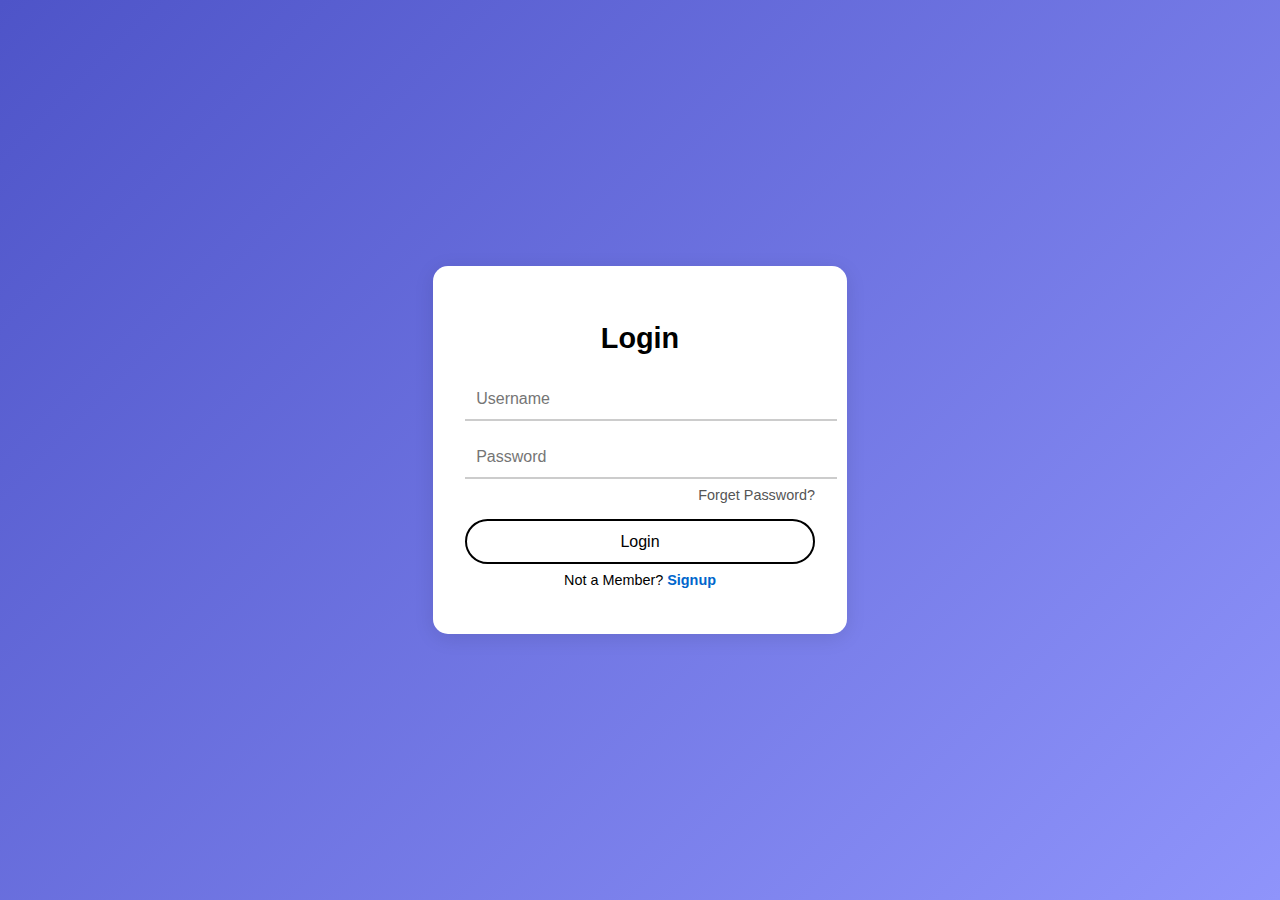
<file: login.html>
<!DOCTYPE html>
<html lang="en">
<head>
  <meta charset="UTF-8">
  <meta name="viewport" content="width=device-width, initial-scale=1.0">
  <title>Login</title>
  <link rel="stylesheet" href="style3.css">
  <link rel="stylesheet" href="https://cdnjs.cloudflare.com/ajax/libs/font-awesome/6.5.0/css/all.min.css">
</head>
<body class="login-body">
  <div class="login-container">
    <h2>Login</h2>
    <form action="#">
      <input type="text" placeholder="Username" required>
      <input type="password" placeholder="Password" required>
      <a href="#" class="forgot-password">Forget Password?</a>
      <button type="submit">Login</button>
    </form>
    <p class="signup-text">Not a Member? <a href="signup.html">Signup</a></p>
  </div>
</body>
</html>
</file>
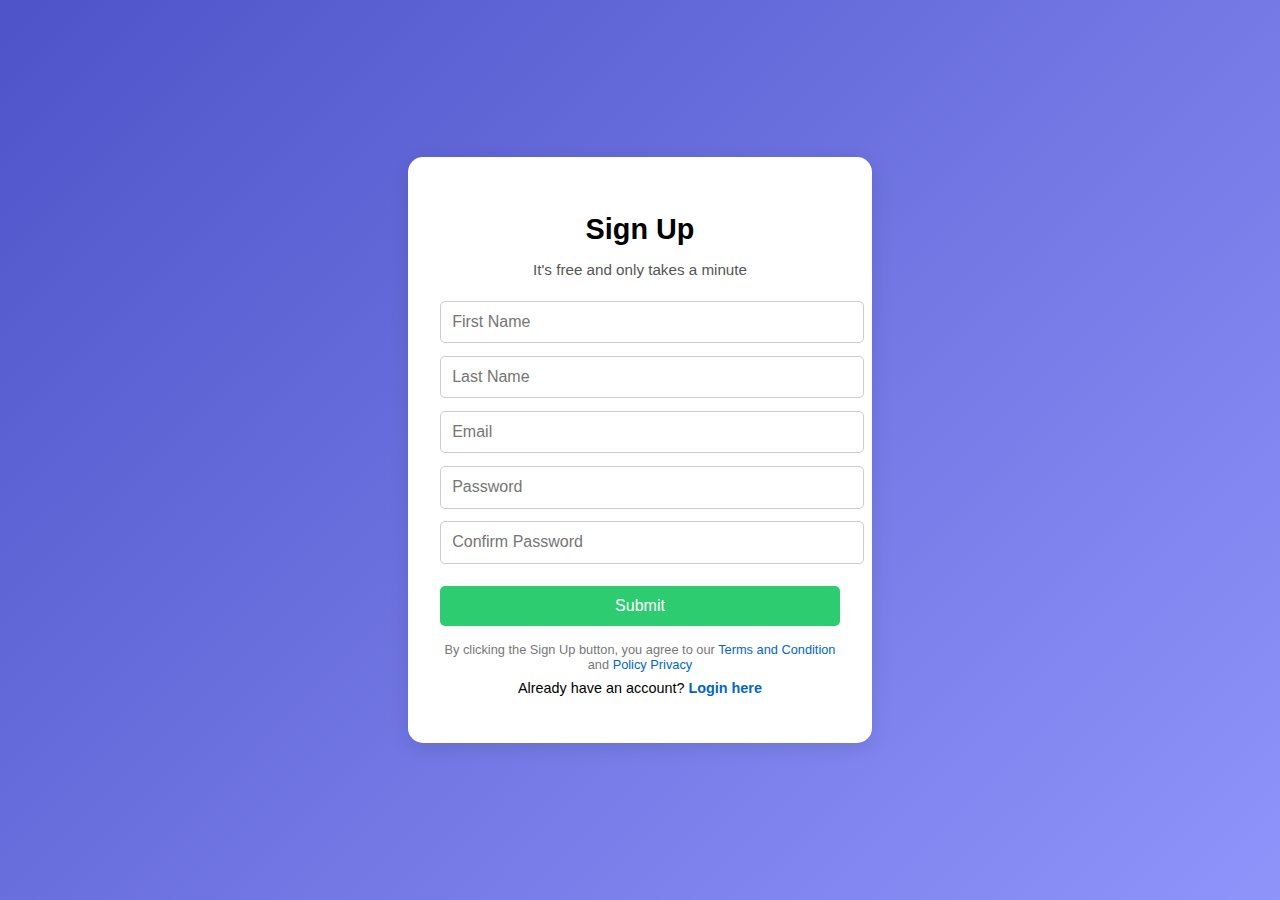
<file: signup.html>
<!DOCTYPE html>
<html lang="en">
<head>
  <meta charset="UTF-8">
  <meta name="viewport" content="width=device-width, initial-scale=1.0">
  <title>Sign Up</title>
  <link rel="stylesheet" href="style3.css">
  <link rel="stylesheet" href="https://cdnjs.cloudflare.com/ajax/libs/font-awesome/6.5.0/css/all.min.css">
</head>
<body class="login-body">
  <div class="signup-container">
    <h2>Sign Up</h2>
    <p class="sub-text">It's free and only takes a minute</p>
    <form action="#">
      <input type="text" placeholder="First Name" required>
      <input type="text" placeholder="Last Name" required>
      <input type="email" placeholder="Email" required>
      <input type="password" placeholder="Password" required>
      <input type="password" placeholder="Confirm Password" required>
      <button type="submit" class="submit-btn">Submit</button>
    </form>
    <p class="terms">By clicking the Sign Up button, you agree to our
      <a href="#">Terms and Condition</a> and <a href="#">Policy Privacy</a>
    </p>
    <p class="signup-text">Already have an account? <a href="login.html">Login here</a></p>
  </div>
</body>
</html>
</file>
<file: style3.css>
body.login-body {
  margin: 0;
  padding: 0;
  font-family: 'Segoe UI', Tahoma, Geneva, Verdana, sans-serif;
  background: linear-gradient(135deg, #4e54c8, #8f94fb);
  height: 100vh;
  display: flex;
  justify-content: center;
  align-items: center;
}

.login-container {
  background-color: #fff;
  padding: 2rem;
  border-radius: 15px;
  box-shadow: 0 4px 20px rgba(0, 0, 0, 0.1);
  width: 100%;
  max-width: 350px;
  text-align: center;
}

.login-container h2 {
  margin-bottom: 1rem;
  font-size: 1.8rem;
}

.login-container input {
  width: 100%;
  padding: 0.7rem;
  margin: 0.5rem 0;
  border: none;
  border-bottom: 2px solid #ccc;
  outline: none;
  background: transparent;
  font-size: 1rem;
}

.forgot-password {
  display: block;
  text-align: right;
  font-size: 0.9rem;
  color: #555;
  margin-bottom: 1rem;
  text-decoration: none;
}

.login-container button {
  width: 100%;
  padding: 0.7rem;
  border: 2px solid #000;
  background: #fff;
  border-radius: 50px;
  font-size: 1rem;
  cursor: pointer;
  transition: all 0.3s ease;
}

.login-container button:hover {
  background-color: #000;
  color: #fff;
}

.signup-text {
  margin-top: 1rem;
  font-size: 0.9rem;
}

.signup-text a {
  color: #0066cc;
  text-decoration: none;
  font-weight: bold;
}
.signup-container {
  background-color: #fff;
  padding: 2rem;
  border-radius: 15px;
  box-shadow: 0 4px 20px rgba(0, 0, 0, 0.1);
  width: 100%;
  max-width: 400px;
  text-align: center;
}

.signup-container h2 {
  margin-bottom: 0.5rem;
  font-size: 1.8rem;
}

.sub-text {
  font-size: 0.95rem;
  color: #555;
  margin-bottom: 1rem;
}

.signup-container input {
  width: 100%;
  padding: 0.7rem;
  margin: 0.4rem 0;
  border: 1px solid #ccc;
  border-radius: 5px;
  outline: none;
  font-size: 1rem;
}

.submit-btn {
  width: 100%;
  padding: 0.7rem;
  margin-top: 1rem;
  background-color: #2ecc71;
  color: #fff;
  font-size: 1rem;
  border: none;
  border-radius: 5px;
  cursor: pointer;
  transition: background-color 0.3s ease;
}

.submit-btn:hover {
  background-color: #27ae60;
}

.terms {
  margin: 1rem 0 0.5rem;
  font-size: 0.8rem;
  color: #777;
}

.terms a {
  color: #0066cc;
  text-decoration: none;
}

.signup-text {
  margin-top: 0.5rem;
  font-size: 0.9rem;
}

.signup-text a {
  color: #0066cc;
  text-decoration: none;
  font-weight: bold;
}
</file>
